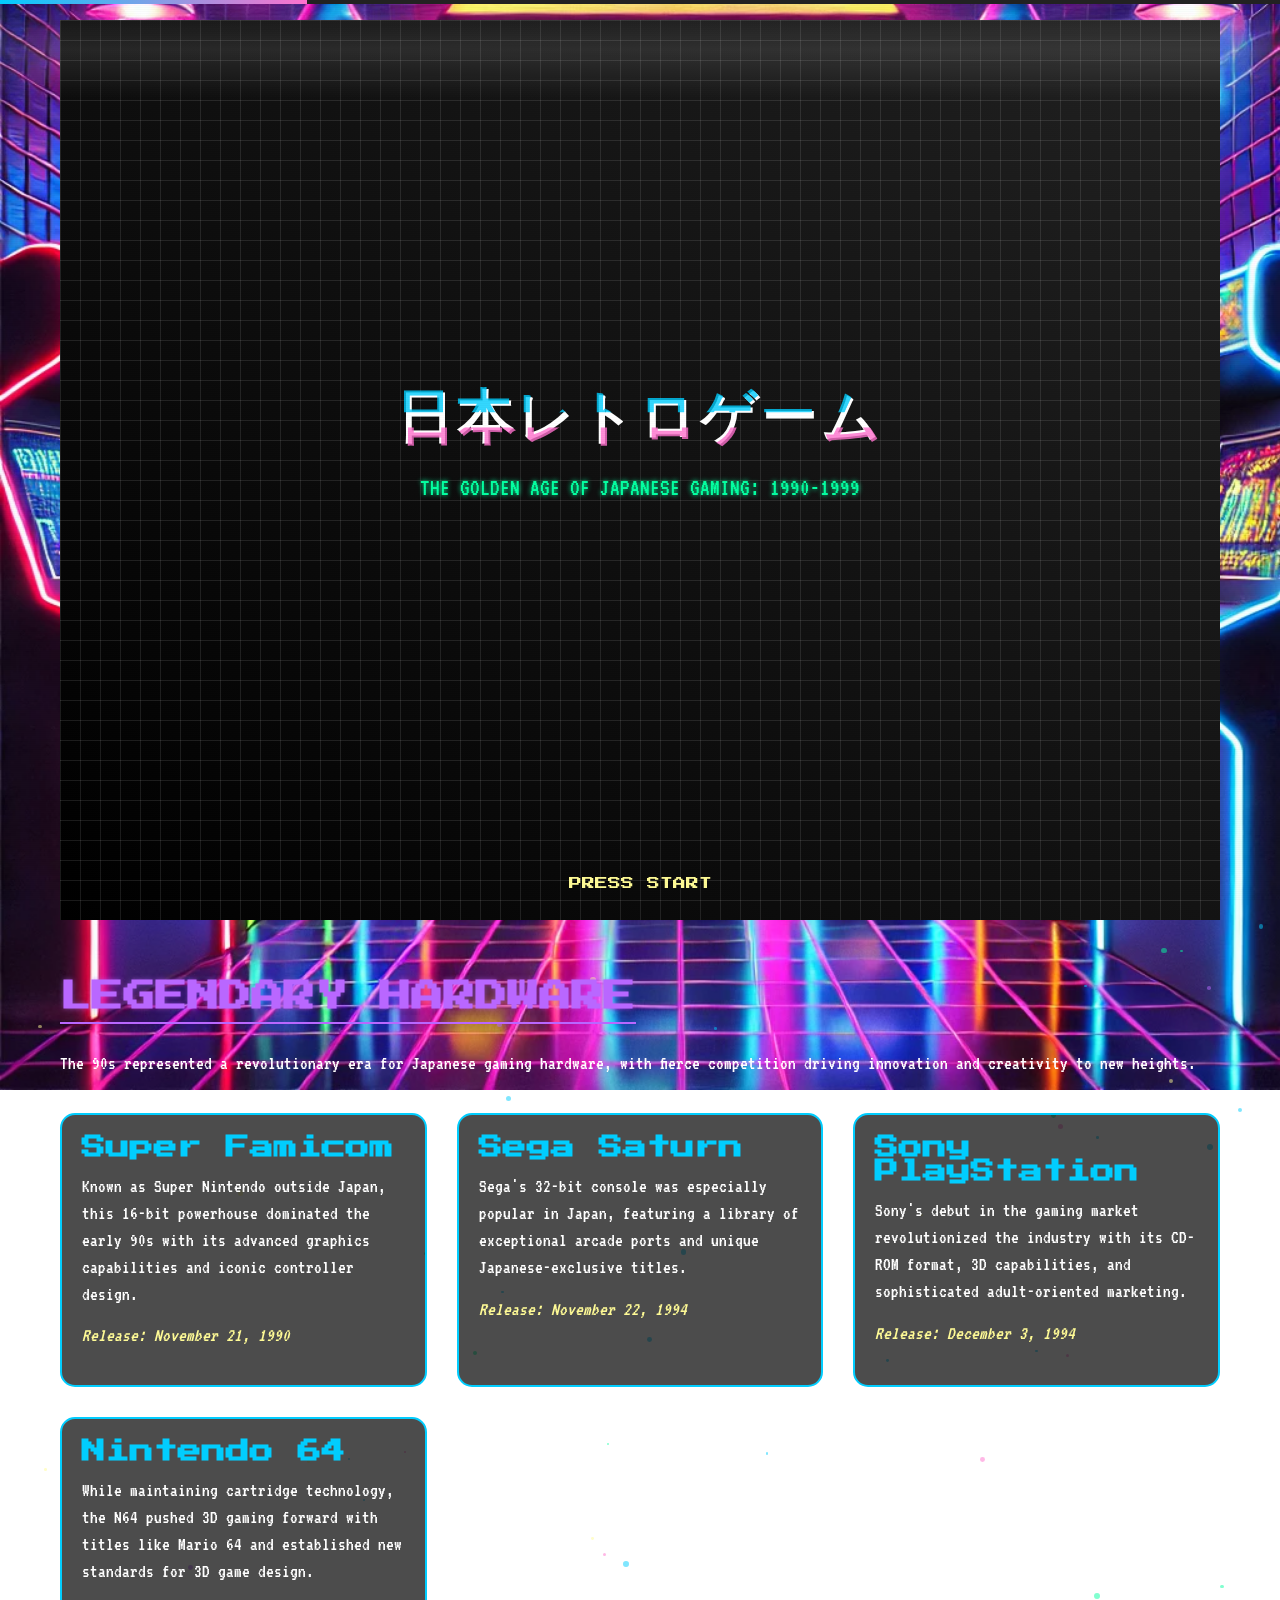
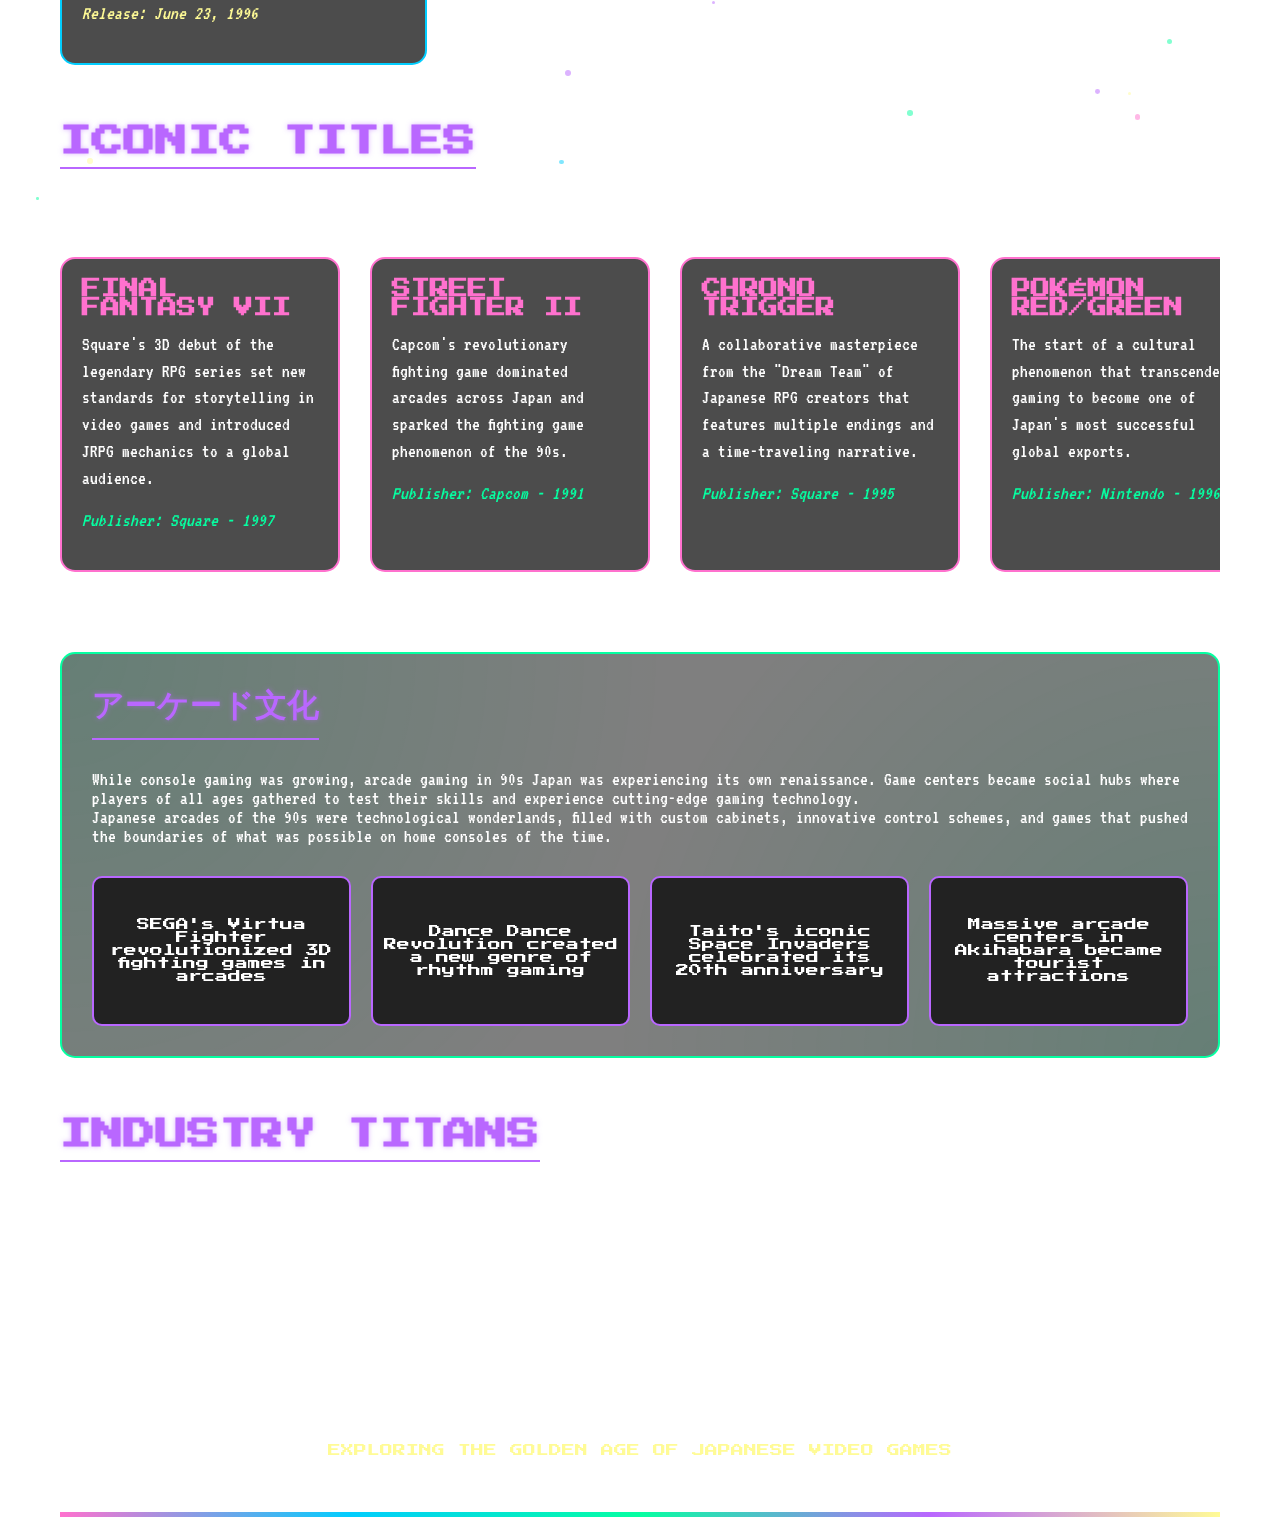
<file: games.html>
<!DOCTYPE html>
<html lang="en">
<head>
  <meta charset="UTF-8">
  <meta name="viewport" content="width=device-width, initial-scale=1.0">
  <title>日本レトロゲーム | Japanese Retro Gaming '90s</title>
  <style>
    @import url('https://fonts.googleapis.com/css2?family=Press+Start+2P&family=VT323&display=swap');
    
    :root {
      --neon-pink: #ff71ce;
      --neon-blue: #01cdfe;
      --neon-green: #05ffa1;
      --neon-purple: #b967ff;
      --neon-yellow: #fffb96;
    }
    
    * {
      margin: 0;
      padding: 0;
      box-sizing: border-box;
    }
    
    body {
      background-color: #111;
      color: white;
      font-family: 'VT323', monospace;
      background: url('rizzler.webp') no-repeat center center fixed;
      background-size: cover;
      position: relative;
      font-size: 1.2rem;
      overflow-x: hidden;
     
    }
    
    .page-container {
      max-width: 1200px;
      margin: 0 auto;
      padding: 20px;
      position: relative;
    }
    
    /* Header Section */
    header {
      position: relative;
      height: 100vh;
      display: flex;
      flex-direction: column;
      justify-content: center;
      align-items: center;
      overflow: hidden;
    }
    
    .header-bg {
      position: absolute;
      top: 0;
      left: 0;
      width: 100%;
      height: 100%;
      background: linear-gradient(45deg, #000, #222);
      z-index: -1;
    }
    
    .grid-lines {
      position: absolute;
      top: 0;
      left: 0;
      width: 100%;
      height: 100%;
      background-image: 
        linear-gradient(rgba(255, 255, 255, 0.1) 1px, transparent 1px),
        linear-gradient(90deg, rgba(255, 255, 255, 0.1) 1px, transparent 1px);
      background-size: 20px 20px;
      perspective: 500px;
      transform-style: preserve-3d;
      animation: gridMove 20s linear infinite;
    }
    
    @keyframes gridMove {
      0% {
        transform: rotateX(45deg) translateZ(0px);
      }
      100% {
        transform: rotateX(45deg) translateZ(500px);
      }
    }
    
    .title-container {
      text-align: center;
      z-index: 2;
      margin-bottom: 40px;
    }
    
    .main-title {
      font-family: 'Press Start 2P', cursive;
      font-size: 3.5rem;
      text-transform: uppercase;
      letter-spacing: 4px;
      position: relative;
      margin-bottom: 20px;
      animation: glitch 5s infinite;
    }
    
    .main-title:before, .main-title:after {
      content: "日本レトロゲーム";
      position: absolute;
      top: 0;
      left: 0;
      width: 100%;
      height: 100%;
      opacity: 0.8;
    }
    
    .main-title:before {
      color: var(--neon-blue);
      animation: glitch-effect 3s infinite;
      clip-path: polygon(0 0, 100% 0, 100% 45%, 0 45%);
      transform: translate(-2px, -2px);
    }
    
    .main-title:after {
      color: var(--neon-pink);
      animation: glitch-effect 2s infinite reverse;
      clip-path: polygon(0 60%, 100% 60%, 100% 100%, 0 100%);
      transform: translate(2px, 2px);
    }
    
    @keyframes glitch-effect {
      0% {
        transform: translate(0);
      }
      20% {
        transform: translate(-3px, 3px);
      }
      40% {
        transform: translate(-3px, -3px);
      }
      60% {
        transform: translate(3px, 3px);
      }
      80% {
        transform: translate(3px, -3px);
      }
      100% {
        transform: translate(0);
      }
    }
    
    .subtitle {
      font-family: 'VT323', monospace;
      font-size: 1.5rem;
      color: var(--neon-green);
      text-shadow: 0 0 5px var(--neon-green);
      margin-bottom: 20px;
    }
    
    .scroll-down {
      position: absolute;
      bottom: 30px;
      font-family: 'Press Start 2P', cursive;
      font-size: 0.8rem;
      color: var(--neon-yellow);
      animation: bounce 2s infinite;
      cursor: pointer;
    }
    
    @keyframes bounce {
      0%, 20%, 50%, 80%, 100% {
        transform: translateY(0);
      }
      40% {
        transform: translateY(-10px);
      }
      60% {
        transform: translateY(-5px);
      }
    }
    
    /* Magazine Sections */
    section {
      margin: 60px 0;
      position: relative;
    }
    
    .section-title {
      font-family: 'Press Start 2P', cursive;
      font-size: 2rem;
      margin-bottom: 30px;
      padding-bottom: 10px;
      border-bottom: 2px solid var(--neon-purple);
      color: var(--neon-purple);
      text-shadow: 0 0 5px rgba(185, 103, 255, 0.5);
      display: inline-block;
    }
    
    /* Console Showcase */
    .console-showcase {
      display: grid;
      grid-template-columns: repeat(auto-fit, minmax(300px, 1fr));
      gap: 30px;
      margin-top: 40px;
    }
    
    .console-card {
      background: rgba(0, 0, 0, 0.7);
      border: 2px solid var(--neon-blue);
      border-radius: 15px;
      padding: 20px;
      transition: all 0.3s ease;
      position: relative;
      overflow: hidden;
    }
    
    .console-card:hover {
      transform: translateY(-10px);
      box-shadow: 0 0 20px var(--neon-blue);
    }
    
    .console-card:before {
      content: '';
      position: absolute;
      top: -100px;
      left: -100px;
      width: 100px;
      height: 100px;
      background: rgba(1, 205, 254, 0.5);
      border-radius: 50%;
      filter: blur(30px);
      opacity: 0;
      transition: all 0.5s ease;
    }
    
    .console-card:hover:before {
      transform: scale(5);
      opacity: 0.2;
    }
    
    .console-card h3 {
      font-family: 'Press Start 2P', cursive;
      font-size: 1.5rem;
      margin-bottom: 15px;
      color: var(--neon-blue);
    }
    
    .console-card p {
      margin-bottom: 15px;
      line-height: 1.4;
    }
    
    .console-card .release-date {
      font-style: italic;
      color: var(--neon-yellow);
    }
    
    /* Game Highlights */
    .game-highlights {
      display: flex;
      overflow-x: auto;
      gap: 30px;
      padding: 20px 0;
      scrollbar-width: thin;
      scrollbar-color: var(--neon-pink) #222;
    }
    
    .game-highlights::-webkit-scrollbar {
      height: 8px;
    }
    
    .game-highlights::-webkit-scrollbar-track {
      background: #222;
      border-radius: 4px;
    }
    
    .game-highlights::-webkit-scrollbar-thumb {
      background-color: var(--neon-pink);
      border-radius: 4px;
    }
    
    .game-card {
      flex: 0 0 280px;
      background: rgba(0, 0, 0, 0.7);
      border: 2px solid var(--neon-pink);
      border-radius: 15px;
      padding: 20px;
      transition: all 0.3s ease;
      position: relative;
    }
    
    .game-card:hover {
      transform: scale(1.05);
      box-shadow: 0 0 20px var(--neon-pink);
    }
    
    .game-card h3 {
      font-family: 'Press Start 2P', cursive;
      font-size: 1.2rem;
      margin-bottom: 15px;
      color: var(--neon-pink);
    }
    
    .game-card p {
      margin-bottom: 15px;
      line-height: 1.4;
    }
    
    .game-card .publisher {
      font-style: italic;
      color: var(--neon-green);
    }
    
    /* Arcade Culture */
    .arcade-culture {
      position: relative;
      background: rgba(0, 0, 0, 0.5);
      border-radius: 15px;
      padding: 30px;
      margin: 60px 0;
      border: 2px solid var(--neon-green);
    }
    
    .arcade-culture:before {
      content: '';
      position: absolute;
      top: 0;
      left: 0;
      width: 100%;
      height: 100%;
      background: 
        radial-gradient(circle at top left, rgba(5, 255, 161, 0.2), transparent 50%),
        radial-gradient(circle at bottom right, rgba(5, 255, 161, 0.2), transparent 50%);
      border-radius: 13px;
      z-index: -1;
    }
    
    .arcade-gallery {
      display: grid;
      grid-template-columns: repeat(auto-fit, minmax(200px, 1fr));
      gap: 20px;
      margin-top: 30px;
    }
    
    .gallery-item {
      position: relative;
      height: 150px;
      border: 2px solid var(--neon-purple);
      border-radius: 10px;
      overflow: hidden;
      display: flex;
      justify-content: center;
      align-items: center;
      background-color: #222;
      transition: all 0.3s ease;
    }
    
    .gallery-item:hover {
      transform: scale(1.05);
      box-shadow: 0 0 15px var(--neon-purple);
    }
    
    .gallery-item p {
      text-align: center;
      font-family: 'Press Start 2P', cursive;
      font-size: 0.8rem;
      color: white;
      padding: 10px;
    }
    
    /* Footer */
    footer {
      text-align: center;
      padding: 40px 0;
      font-family: 'Press Start 2P', cursive;
      font-size: 0.8rem;
      position: relative;
      overflow: hidden;
    }
    
    .footer-text {
      margin-bottom: 20px;
      color: var(--neon-yellow);
    }
    
    .footer-decoration {
      position: absolute;
      bottom: 0;
      left: 0;
      width: 100%;
      height: 5px;
      background: linear-gradient(90deg, 
        var(--neon-pink), 
        var(--neon-blue), 
        var(--neon-green), 
        var(--neon-purple), 
        var(--neon-yellow));
      animation: rainbow 8s linear infinite;
    }
    
    @keyframes rainbow {
      0% {
        background-position: 0% 50%;
      }
      100% {
        background-position: 200% 50%;
      }
    }
    
    /* Floating Pixels Effect */
    .pixels {
      position: fixed;
      top: 0;
      left: 0;
      width: 100%;
      height: 100%;
      z-index: -1;
      pointer-events: none;
    }
    
    .pixel {
      position: absolute;
      width: 4px;
      height: 4px;
      border-radius: 50%;
      background-color: var(--neon-blue);
      animation: float 10s linear infinite;
      opacity: 0.5;
    }
    
    @keyframes float {
      0% {
        transform: translateY(0) translateX(0);
        opacity: 0;
      }
      10% {
        opacity: 0.8;
      }
      90% {
        opacity: 0.8;
      }
      100% {
        transform: translateY(-100vh) translateX(20px);
        opacity: 0;
      }
    }
    
    /* CRT Effect Overlay */
    .crt-effect {
      position: fixed;
      top: 0;
      left: 0;
      width: 100%;
      height: 100%;
      pointer-events: none;
      z-index: 9999;
      opacity: 0.07;
      background: 
        linear-gradient(rgba(18, 16, 16, 0) 50%, rgba(0, 0, 0, 0.25) 50%),
        linear-gradient(90deg, rgba(255, 0, 0, 0.06), rgba(0, 255, 0, 0.02), rgba(0, 0, 255, 0.06));
      background-size: 100% 2px, 3px 100%;
    }
    
    /* Scan Line Effect */
    .scan-line {
      position: fixed;
      top: 0;
      left: 0;
      width: 100%;
      height: 100px;
      background: linear-gradient(to bottom, 
        rgba(255, 255, 255, 0), 
        rgba(255, 255, 255, 0.1), 
        rgba(255, 255, 255, 0));
      animation: scan 10s linear infinite;
      pointer-events: none;
      z-index: 9998;
    }
    
    @keyframes scan {
      0% {
        transform: translateY(-100%);
      }
      100% {
        transform: translateY(100vh);
      }
    }
    
    /* Loading Bar Animation */
    .loading-bar {
      height: 4px;
      width: 100%;
      background: #222;
      position: fixed;
      top: 0;
      left: 0;
      z-index: 10000;
    }
    
    .loading-progress {
      height: 100%;
      width: 0%;
      background: linear-gradient(90deg, 
        var(--neon-blue), 
        var(--neon-pink));
      transition: width 0.4s ease;
    }
    
    /* Responsive Design */
    @media (max-width: 768px) {
      .main-title {
        font-size: 2rem;
      }
      
      .subtitle {
        font-size: 1.2rem;
      }
      
      .section-title {
        font-size: 1.5rem;
      }
      
      .console-showcase {
        grid-template-columns: 1fr;
      }
    }
  </style>
</head>
<body>
  <!-- CRT Overlay Effect -->
  <div class="crt-effect"></div>
  <div class="scan-line"></div>
  
  <!-- Loading Bar -->
  <div class="loading-bar">
    <div class="loading-progress" id="loadingProgress"></div>
  </div>
  
  <!-- Floating Pixels -->
  <div class="pixels" id="pixels"></div>
  
  <div class="page-container">
    <!-- Header Section -->
    <header>
      <div class="header-bg"></div>
      <div class="grid-lines"></div>
      
      <div class="title-container">
        <h1 class="main-title">日本レトロゲーム</h1>
        <p class="subtitle">THE GOLDEN AGE OF JAPANESE GAMING: 1990-1999</p>
      </div>
      
      <div class="scroll-down" id="scrollDown">PRESS START</div>
    </header>
    
    <!-- Main Content -->
    <main>
      <!-- Console Showcase Section -->
      <section id="consoles">
        <h2 class="section-title">LEGENDARY HARDWARE</h2>
        <p>The 90s represented a revolutionary era for Japanese gaming hardware, with fierce competition driving innovation and creativity to new heights.</p>
        
        <div class="console-showcase">
          <div class="console-card">
            <h3>Super Famicom</h3>
            <p>Known as Super Nintendo outside Japan, this 16-bit powerhouse dominated the early 90s with its advanced graphics capabilities and iconic controller design.</p>
            <p class="release-date">Release: November 21, 1990</p>
          </div>
          
          <div class="console-card">
            <h3>Sega Saturn</h3>
            <p>Sega's 32-bit console was especially popular in Japan, featuring a library of exceptional arcade ports and unique Japanese-exclusive titles.</p>
            <p class="release-date">Release: November 22, 1994</p>
          </div>
          
          <div class="console-card">
            <h3>Sony PlayStation</h3>
            <p>Sony's debut in the gaming market revolutionized the industry with its CD-ROM format, 3D capabilities, and sophisticated adult-oriented marketing.</p>
            <p class="release-date">Release: December 3, 1994</p>
          </div>
          
          <div class="console-card">
            <h3>Nintendo 64</h3>
            <p>While maintaining cartridge technology, the N64 pushed 3D gaming forward with titles like Mario 64 and established new standards for 3D game design.</p>
            <p class="release-date">Release: June 23, 1996</p>
          </div>
        </div>
      </section>
      
      <!-- Game Highlights Section -->
      <section id="games">
        <h2 class="section-title">ICONIC TITLES</h2>
        <p>Japan's game development scene reached incredible heights during the 90s, producing titles that would define genres and influence gaming for decades to come.</p>
        
        <div class="game-highlights">
          <div class="game-card">
            <h3>FINAL FANTASY VII</h3>
            <p>Square's 3D debut of the legendary RPG series set new standards for storytelling in video games and introduced JRPG mechanics to a global audience.</p>
            <p class="publisher">Publisher: Square - 1997</p>
          </div>
          
          <div class="game-card">
            <h3>STREET FIGHTER II</h3>
            <p>Capcom's revolutionary fighting game dominated arcades across Japan and sparked the fighting game phenomenon of the 90s.</p>
            <p class="publisher">Publisher: Capcom - 1991</p>
          </div>
          
          <div class="game-card">
            <h3>CHRONO TRIGGER</h3>
            <p>A collaborative masterpiece from the "Dream Team" of Japanese RPG creators that features multiple endings and a time-traveling narrative.</p>
            <p class="publisher">Publisher: Square - 1995</p>
          </div>
          
          <div class="game-card">
            <h3>POKÉMON RED/GREEN</h3>
            <p>The start of a cultural phenomenon that transcended gaming to become one of Japan's most successful global exports.</p>
            <p class="publisher">Publisher: Nintendo - 1996</p>
          </div>
          
          <div class="game-card">
            <h3>METAL GEAR SOLID</h3>
            <p>Hideo Kojima's stealth action game revolutionized cinematic storytelling in video games with its complex narrative and innovative gameplay.</p>
            <p class="publisher">Publisher: Konami - 1998</p>
          </div>
        </div>
      </section>
      
      <!-- Arcade Culture Section -->
      <section id="arcade">
        <div class="arcade-culture">
          <h2 class="section-title">アーケード文化</h2>
          <p>While console gaming was growing, arcade gaming in 90s Japan was experiencing its own renaissance. Game centers became social hubs where players of all ages gathered to test their skills and experience cutting-edge gaming technology.</p>
          
          <p>Japanese arcades of the 90s were technological wonderlands, filled with custom cabinets, innovative control schemes, and games that pushed the boundaries of what was possible on home consoles of the time.</p>
          
          <div class="arcade-gallery">
            <div class="gallery-item">
              <p>SEGA's Virtua Fighter revolutionized 3D fighting games in arcades</p>
            </div>
            <div class="gallery-item">
              <p>Dance Dance Revolution created a new genre of rhythm gaming</p>
            </div>
            <div class="gallery-item">
              <p>Taito's iconic Space Invaders celebrated its 20th anniversary</p>
            </div>
            <div class="gallery-item">
              <p>Massive arcade centers in Akihabara became tourist attractions</p>
            </div>
          </div>
        </div>
      </section>
      
      <!-- Industry Giants Section -->
      <section id="companies">
        <h2 class="section-title">INDUSTRY TITANS</h2>
        <p>The 90s saw Japanese companies dominate the global video game industry, establishing development philosophies and business practices that continue to influence gaming today.</p>
        
        <ul>
          <li><strong>Nintendo:</strong> Transitioned from the 8-bit Famicom era to 16-bit Super Famicom and finally to 3D with the N64</li>
          <li><strong>Sega:</strong> Challenged Nintendo's dominance with aggressive marketing and arcade-quality home experiences</li>
          <li><strong>Sony:</strong> Disrupted the market as a newcomer with sophisticated technology and adult-oriented gaming</li>
          <li><strong>Square:</strong> Defined the JRPG genre with increasingly cinematic experiences</li>
          <li><strong>Capcom:</strong> Dominated fighting games and horror genres with iconic franchises</li>
          <li><strong>Konami:</strong> Created diverse titles ranging from action games to rhythm games</li>
        </ul>
      </section>
    </main>
    
    <!-- Footer -->
    <footer>
      <p class="footer-text">EXPLORING THE GOLDEN AGE OF JAPANESE VIDEO GAMES</p>
      <div class="footer-decoration"></div>
    </footer>
  </div>
  
  <!-- JavaScript -->
  <script>
    // Loading Animation
    document.addEventListener('DOMContentLoaded', function() {
      const loadingBar = document.getElementById('loadingProgress');
      let width = 0;
      const interval = setInterval(frame, 30);
      
      function frame() {
        if (width >= 100) {
          clearInterval(interval);
          document.querySelector('.loading-bar').style.opacity = 0;
          setTimeout(() => {
            document.querySelector('.loading-bar').style.display = 'none';
          }, 500);
        } else {
          width++;
          loadingBar.style.width = width + '%';
        }
      }
      
      // Create floating pixels
      createPixels();
      
      // Scroll behavior
      document.getElementById('scrollDown').addEventListener('click', function() {
        window.scrollTo({
          top: window.innerHeight,
          behavior: 'smooth'
        });
      });
      
      // Parallax effect on grid lines
      window.addEventListener('scroll', function() {
        const scrollY = window.scrollY;
        document.querySelector('.grid-lines').style.transform = `rotateX(45deg) translateZ(${scrollY * 0.2}px)`;
      });
    });
    
    // Create floating pixels
    function createPixels() {
      const pixelsContainer = document.getElementById('pixels');
      const colors = [
        'var(--neon-pink)',
        'var(--neon-blue)',
        'var(--neon-green)',
        'var(--neon-purple)',
        'var(--neon-yellow)'
      ];
      
      for (let i = 0; i < 50; i++) {
        const pixel = document.createElement('div');
        pixel.classList.add('pixel');
        
        // Random position
        const x = Math.random() * window.innerWidth;
        const y = Math.random() * window.innerHeight + window.innerHeight;
        
        // Random color
        const color = colors[Math.floor(Math.random() * colors.length)];
        
        // Random size
        const size = Math.random() * 4 + 2;
        
        // Random animation duration
        const duration = Math.random() * 15 + 10;
        const delay = Math.random() * 10;
        
        pixel.style.left = `${x}px`;
        pixel.style.top = `${y}px`;
        pixel.style.backgroundColor = color;
        pixel.style.width = `${size}px`;
        pixel.style.height = `${size}px`;
        pixel.style.animation = `float ${duration}s linear infinite ${delay}s`;
        
        pixelsContainer.appendChild(pixel);
      }
    }
    
    // CRT Flicker Effect
    setInterval(() => {
      const crt = document.querySelector('.crt-effect');
      crt.style.opacity = (Math.random() * 0.05) + 0.05;
    }, 100);
    
    // Console Card Hover Effect
    const consoleCards = document.querySelectorAll('.console-card');
    consoleCards.forEach(card => {
      card.addEventListener('mousemove', function(e) {
        const rect = this.getBoundingClientRect();
        const x = e.clientX - rect.left;
        const y = e.clientY - rect.top;
        
        this.style.background = `radial-gradient(circle at ${x}px ${y}px, rgba(30, 30, 30, 0.8), rgba(0, 0, 0, 0.7) 40%)`;
      });
      
      card.addEventListener('mouseleave', function() {
        this.style.background = 'rgba(0, 0, 0, 0.7)';
      });
    });
  </script>
</body>
</html>
</file>
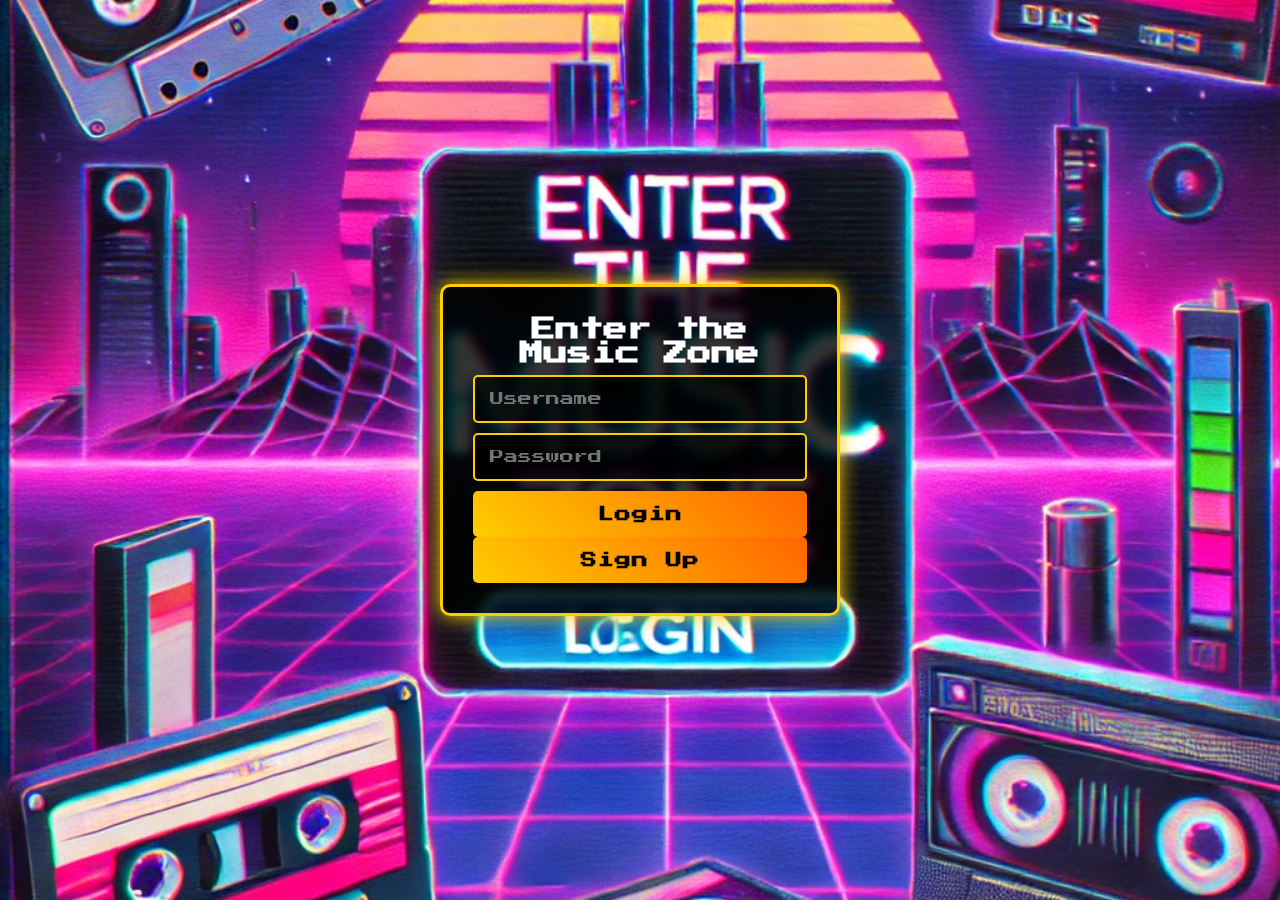
<file: login.html>
<!DOCTYPE html>
<html lang="en">
<head>
    <meta charset="UTF-8">
    <meta name="viewport" content="width=device-width, initial-scale=1.0">
    <title>Music Page Login / Signup</title>
    <link href="https://fonts.googleapis.com/css2?family=Press+Start+2P&display=swap" rel="stylesheet">
    <style>
        *{margin:0;padding:0;box-sizing:border-box;}
        body {
            background: url('logins.webp') no-repeat center center fixed;
            background-size: cover;
            color:#fff;
            font-family:'Press Start 2P',cursive;
            text-align:center;
            display:flex;
            justify-content:center;
            align-items:center;
            height:100vh;
            flex-direction:column;
            overflow:hidden;
            position:relative;
        }
        .login-box{
            background:rgba(0,0,0,0.8);
            padding:30px;
            border:3px solid #ffcc00;
            box-shadow:0 0 20px #ffcc00;
            transition:transform 0.5s cubic-bezier(0.175,0.885,0.32,1.275),box-shadow 0.5s ease-in-out;
            max-width:400px;width:90%;
            position:relative;z-index:10;
            backdrop-filter:blur(5px);
            border-radius:10px;
        }
        .login-box:hover{
            transform:scale(1.05) rotate(1deg);
            box-shadow:0 0 40px #ffcc00,0 0 60px rgba(255,102,0,0.5);
        }
        input{
            display:block;
            margin:10px auto;
            padding:15px;
            width:100%;
            background:rgba(0,0,0,0.7);
            border:2px solid #ffcc00;
            color:#ffcc00;
            font-size:14px;
            transition:all 0.3s;
            border-radius:5px;
            font-family:'Press Start 2P',cursive;
        }
        input:focus{
            border:2px solid #ff6600;
            box-shadow:0 0 15px #ff6600,0 0 5px #ffcc00 inset;
            outline:none;
            transform:translateY(-3px);
        }
        .login-btn,.signup-btn{
            background:linear-gradient(45deg,#ffcc00,#ff6600);
            color:black;
            border:none;
            padding:15px;
            cursor:pointer;
            width:100%;
            font-size:16px;
            transition:all 0.3s ease-in-out;
            position:relative;
            overflow:hidden;
            border-radius:5px;
            font-family:'Press Start 2P',cursive;
            font-weight:bold;
            letter-spacing:1px;
        }
        .login-btn:hover,.signup-btn:hover{
            box-shadow:0 0 20px #ffcc00;
            transform:translateY(-5px);
            letter-spacing:2px;
        }
        .login-btn:active,.signup-btn:active{
            transform:translateY(3px);
            box-shadow:0 0 5px #ffcc00;
        }
    </style>
</head>
<body>
    <div class="login-box">
        <h2>Enter the Music Zone</h2>
        <input type="text" id="username" placeholder="Username">
        <input type="password" id="password" placeholder="Password">
        <button class="login-btn" onclick="checkLogin()">Login</button>
        <button class="signup-btn" onclick="signUp()">Sign Up</button>
    </div>
    <script>
        function checkLogin(){
            var user=document.getElementById('username').value;
            var pass=document.getElementById('password').value;
            if(user&&pass){
                alert('Login successful (Functionality to be implemented)!');
                window.location.href='music.html';
            }else{
                alert('Please enter valid credentials.');
            }
        }
        function signUp(){
            var user=document.getElementById('username').value;
            var pass=document.getElementById('password').value;
            if(user&&pass){
                alert('Signup successful (Functionality to be implemented)!');
            }else{
                alert('Please enter a username and password to sign up.');
            }
        }
    </script>
</body>
</html>
</file>
